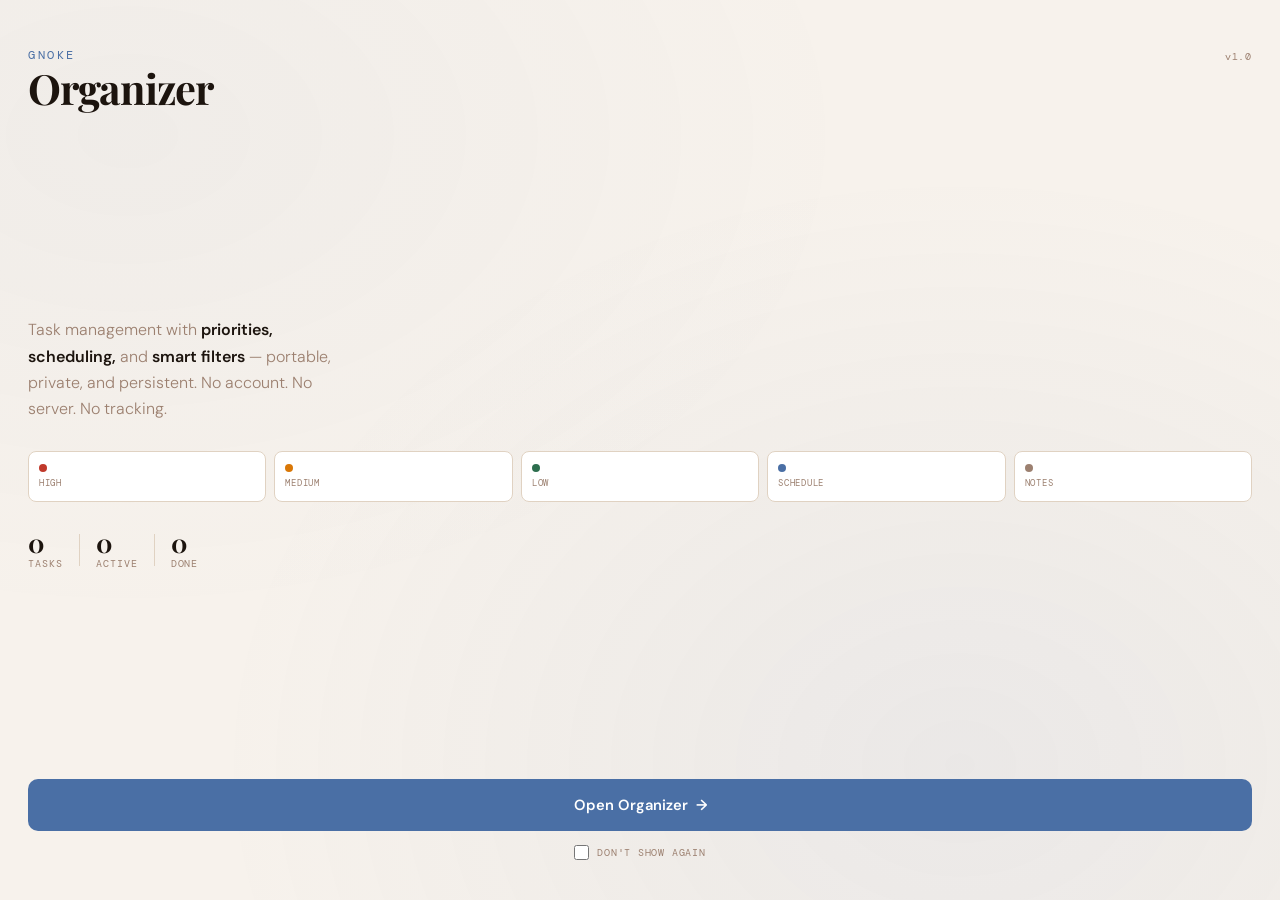
<file: index.html>
<!DOCTYPE html>
<html lang="en">
<head>
  <meta charset="UTF-8" />
  <meta name="viewport" content="width=device-width, initial-scale=1.0, viewport-fit=cover" />
  <title>Gnoke Organizer</title>

  <link rel="preconnect" href="https://fonts.googleapis.com" />
  <link rel="preconnect" href="https://fonts.gstatic.com" crossorigin />
  <link href="https://fonts.googleapis.com/css2?family=DM+Mono:wght@400;500&family=Playfair+Display:wght@700&family=DM+Sans:wght@300;400;600&display=swap" rel="stylesheet" />

  <link rel="icon"             type="image/png" href="global.png" />
  <link rel="apple-touch-icon" href="global.png" />
  <link rel="manifest"         href="manifest.json" />

  <script>if ('serviceWorker' in navigator) navigator.serviceWorker.register('sw.js');</script>

  <style>
    *, *::before, *::after { box-sizing: border-box; margin: 0; padding: 0; }
    :root {
      --bg:       #f7f2ec;
      --text:     #1c140e;
      --text2:    #4a3728;
      --muted:    #9c8070;
      --accent:   #4a6fa5;
      --accent-dk:#3a5a8f;
      --accent-lt:#eaf0f8;
      --border:   #e0d2c2;
      --surface:  #ffffff;

      --pri-high:    #c0392b;
      --pri-high-lt: #fdf0ef;
      --pri-med:     #d97706;
      --pri-med-lt:  #fef3e2;
      --pri-low:     #2d6e4e;
      --pri-low-lt:  #dff2ea;

      --font-sans:    'DM Sans', system-ui, sans-serif;
      --font-mono:    'DM Mono', monospace;
      --font-display: 'Playfair Display', serif;
    }

    html, body {
      width: 100%; height: 100dvh;
      background: var(--bg); color: var(--text);
      font-family: var(--font-sans);
      overflow: hidden;
      -webkit-font-smoothing: antialiased;
    }

    /* Background radial blobs */
    .bg-layer {
      position: fixed; inset: 0; z-index: 0; pointer-events: none;
      background:
        radial-gradient(ellipse at 75% 85%, color-mix(in srgb, var(--accent) 7%, transparent) 0%, transparent 55%),
        radial-gradient(ellipse at 10% 15%, color-mix(in srgb, var(--accent) 4%, transparent) 0%, transparent 45%);
    }

    .page {
      position: relative; z-index: 1;
      width: 100%; height: 100dvh;
      display: flex; flex-direction: column;
      justify-content: space-between;
      padding: 48px 28px 40px;
    }

    .version {
      position: absolute; top: 50px; right: 28px;
      font-family: var(--font-mono); font-size: .62rem;
      letter-spacing: .08em; color: var(--muted);
      opacity: 0; animation: up .5s ease .05s forwards;
    }

    /* ── Top: brand ── */
    .top {
      display: flex; flex-direction: column; gap: 4px;
      opacity: 0; animation: up .5s ease .1s forwards;
    }
    .gnoke-label {
      font-family: var(--font-mono); font-size: .72rem;
      letter-spacing: .22em; text-transform: uppercase; color: var(--accent);
    }
    .app-name {
      font-family: var(--font-display); font-size: 2.6rem;
      font-weight: 700; letter-spacing: -.03em; line-height: 1; color: var(--text);
    }

    /* ── Mid: description + pillars ── */
    .mid {
      display: flex; flex-direction: column; gap: 28px;
      opacity: 0; animation: up .5s ease .25s forwards;
    }
    .desc {
      font-size: 1rem; font-weight: 300; color: var(--muted);
      line-height: 1.65; max-width: 320px;
    }
    .desc strong { color: var(--text); font-weight: 600; }

    .pillars { display: flex; gap: 8px; }
    .pillar {
      flex: 1; background: var(--surface);
      border: 1px solid var(--border); border-radius: 8px;
      padding: 12px 10px;
      display: flex; flex-direction: column; gap: 5px;
    }
    .pillar-dot {
      width: 8px; height: 8px; border-radius: 50%; flex-shrink: 0;
    }
    .pillar-dot.high { background: var(--pri-high); }
    .pillar-dot.med  { background: var(--pri-med);  }
    .pillar-dot.low  { background: var(--pri-low);  }
    .pillar-dot.date { background: var(--accent);   }
    .pillar-dot.note { background: var(--muted);    }
    .pillar-label {
      font-family: var(--font-mono); font-size: .58rem;
      letter-spacing: .08em; text-transform: uppercase; color: var(--muted);
    }

    /* Stats row */
    .stats-row {
      display: flex; gap: 16px;
    }
    .stat {
      display: flex; flex-direction: column; gap: 2px;
    }
    .stat-val {
      font-family: var(--font-display); font-size: 1.6rem;
      font-weight: 700; color: var(--text); line-height: 1;
    }
    .stat-key {
      font-family: var(--font-mono); font-size: .6rem;
      letter-spacing: .1em; text-transform: uppercase; color: var(--muted);
    }
    .stat-divider {
      width: 1px; background: var(--border); align-self: stretch; margin: 4px 0;
    }

    /* ── Bottom: CTA ── */
    .bottom {
      display: flex; flex-direction: column; gap: 14px;
      opacity: 0; animation: up .5s ease .4s forwards;
    }
    .enter-btn {
      display: flex; align-items: center; justify-content: center; gap: 8px;
      width: 100%; padding: 16px;
      background: var(--accent); color: #fff;
      font-family: var(--font-sans); font-size: .92rem; font-weight: 600;
      border: none; border-radius: 10px; cursor: pointer;
      text-decoration: none;
      transition: background .15s, transform .15s, opacity .15s;
    }
    .enter-btn:hover  { background: var(--accent-dk); }
    .enter-btn:active { opacity: .88; transform: scale(.98); }
    .arrow { transition: transform .2s; display: inline-block; }
    .enter-btn:hover .arrow { transform: translateX(4px); }

    .skip-row {
      display: flex; align-items: center;
      justify-content: center; gap: 8px;
    }
    .skip-row input { width: 15px; height: 15px; accent-color: var(--accent); cursor: pointer; }
    .skip-row label {
      font-family: var(--font-mono); font-size: .62rem;
      letter-spacing: .08em; text-transform: uppercase;
      color: var(--muted); cursor: pointer; user-select: none;
    }

    /* Transitions */
    body.out { animation: fadeOut .28s ease forwards; }
    @keyframes fadeOut { to { opacity: 0; } }
    @keyframes up {
      from { opacity: 0; transform: translateY(12px); }
      to   { opacity: 1; transform: translateY(0); }
    }
  </style>
</head>
<body>

<div class="bg-layer"></div>
<span class="version">v1.0</span>

<div class="page">

  <!-- Brand -->
  <div class="top">
    <span class="gnoke-label">Gnoke</span>
    <span class="app-name">Organizer</span>
  </div>

  <!-- Description + feature pills + stats -->
  <div class="mid">
    <p class="desc">
      Task management with <strong>priorities, scheduling,</strong> and
      <strong>smart filters</strong> — portable, private, and persistent.
      No account. No server. No tracking.
    </p>

    <div class="pillars">
      <div class="pillar">
        <span class="pillar-dot high"></span>
        <span class="pillar-label">High</span>
      </div>
      <div class="pillar">
        <span class="pillar-dot med"></span>
        <span class="pillar-label">Medium</span>
      </div>
      <div class="pillar">
        <span class="pillar-dot low"></span>
        <span class="pillar-label">Low</span>
      </div>
      <div class="pillar">
        <span class="pillar-dot date"></span>
        <span class="pillar-label">Schedule</span>
      </div>
      <div class="pillar">
        <span class="pillar-dot note"></span>
        <span class="pillar-label">Notes</span>
      </div>
    </div>

    <div class="stats-row">
      <div class="stat">
        <span class="stat-val" id="stat-total">—</span>
        <span class="stat-key">Tasks</span>
      </div>
      <div class="stat-divider"></div>
      <div class="stat">
        <span class="stat-val" id="stat-active">—</span>
        <span class="stat-key">Active</span>
      </div>
      <div class="stat-divider"></div>
      <div class="stat">
        <span class="stat-val" id="stat-done">—</span>
        <span class="stat-key">Done</span>
      </div>
    </div>
  </div>

  <!-- CTA -->
  <div class="bottom">
    <a class="enter-btn" href="main/" onclick="go(event)">
      Open Organizer <span class="arrow">→</span>
    </a>
    <div class="skip-row">
      <input type="checkbox" id="skip" />
      <label for="skip">Don't show again</label>
    </div>
  </div>

</div>

<script>
  const KEY = 'gnoke_organizer_skip_intro';
  if (localStorage.getItem(KEY) === '1') window.location.replace('main/');

  /* Load live task stats from localStorage */
  (function () {
    try {
      const raw   = localStorage.getItem('gnoke_organizer_tasks');
      const tasks = raw ? JSON.parse(raw) : [];
      const total  = tasks.length;
      const done   = tasks.filter(t => t.done).length;
      const active = total - done;
      document.getElementById('stat-total').textContent  = total;
      document.getElementById('stat-active').textContent = active;
      document.getElementById('stat-done').textContent   = done;
    } catch (_) {
      ['stat-total','stat-active','stat-done'].forEach(id => {
        document.getElementById(id).textContent = '0';
      });
    }
  })();

  function go(e) {
    e.preventDefault();
    if (document.getElementById('skip').checked) localStorage.setItem(KEY, '1');
    document.body.classList.add('out');
    setTimeout(() => window.location.href = 'main/', 280);
  }
</script>
</body>
</html>
</file>
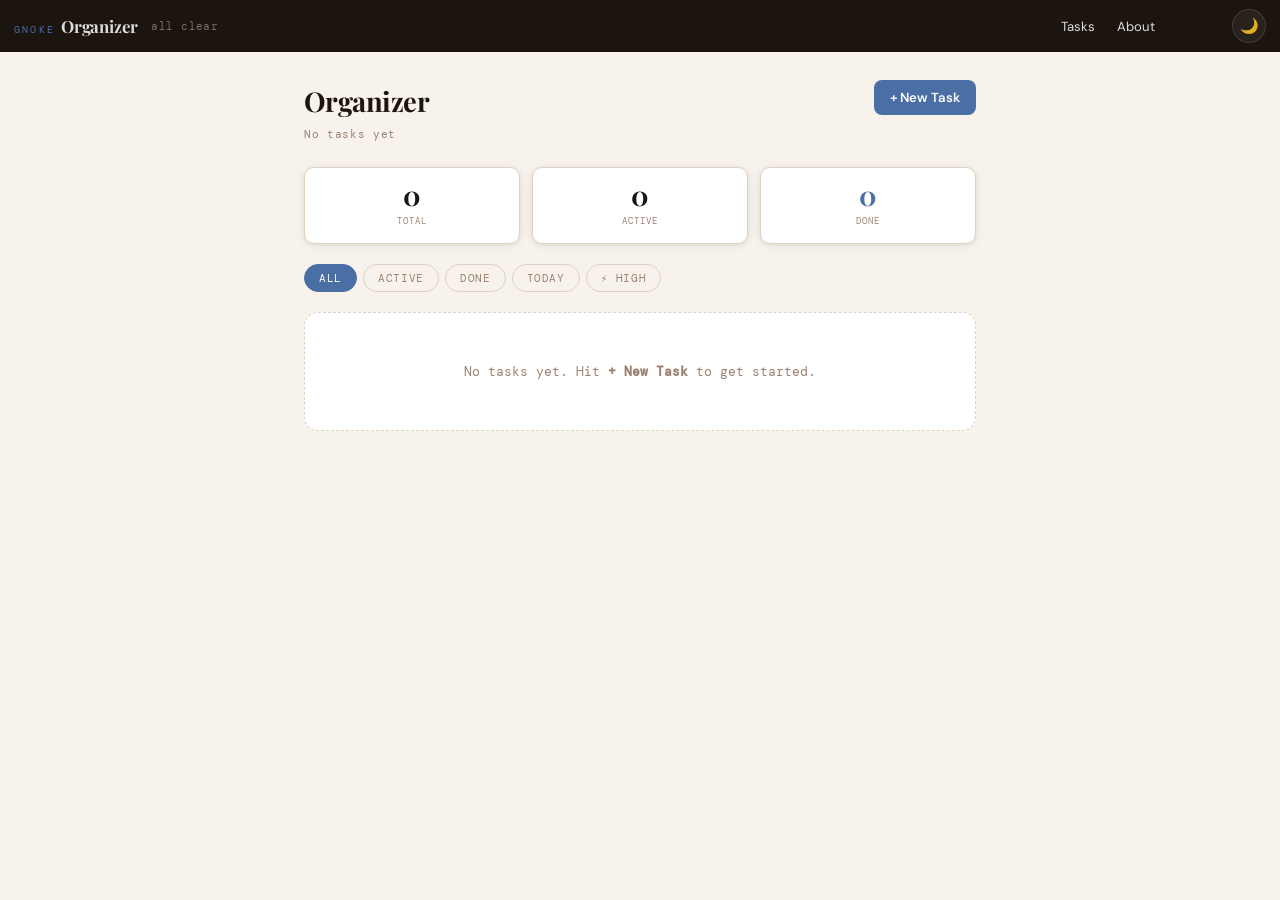
<file: main/index.html>
<!DOCTYPE html>
<html lang="en">
<head>
  <meta charset="UTF-8" />
  <meta name="viewport" content="width=device-width, initial-scale=1.0, viewport-fit=cover" />
  <title>Gnoke Organizer</title>

  <link rel="preconnect" href="https://fonts.googleapis.com" />
  <link rel="preconnect" href="https://fonts.gstatic.com" crossorigin />
  <link href="https://fonts.googleapis.com/css2?family=DM+Mono:wght@400;500&family=Playfair+Display:wght@600;700&family=DM+Sans:wght@300;400;500;600&display=swap" rel="stylesheet" />

  <link rel="stylesheet"       href="../style.css" />
  <link rel="icon"             type="image/png" href="../global.png" />
  <link rel="apple-touch-icon" href="../global.png" />
  <link rel="manifest"         href="../manifest.json" />

  <!-- Anti-FOUC: apply saved theme before first paint -->
  <script>
    (function () {
      var t = localStorage.getItem('gnoke_organizer_theme');
      if (t) document.documentElement.setAttribute('data-theme', t);
    })();
  </script>

  <script>
    if ('serviceWorker' in navigator) {
      navigator.serviceWorker.register('../sw.js');
    }
  </script>

  <style>
    /* ── App-specific styles — Gnoke Organizer ── */

    /* Stats bar */
    .stats-bar {
      display: flex; gap: 12px; margin-bottom: 20px;
    }
    .stat-card {
      flex: 1; background: var(--surface); border: 1px solid var(--border);
      border-radius: var(--radius); padding: 14px 12px;
      text-align: center; box-shadow: var(--shadow);
    }
    .stat-val {
      display: block; font-family: var(--font-display);
      font-size: 1.7rem; font-weight: 700; color: var(--text);
      line-height: 1;
    }
    .stat-val.accent { color: var(--accent); }
    .stat-label {
      display: block; font-family: var(--font-mono);
      font-size: .58rem; letter-spacing: .1em;
      text-transform: uppercase; color: var(--muted);
      margin-top: 5px;
    }

    /* Filter tabs */
    .filter-row {
      display: flex; gap: 6px; flex-wrap: wrap; margin-bottom: 20px;
    }
    .filter-btn {
      padding: 6px 14px; border-radius: 20px;
      border: 1.5px solid var(--border);
      background: transparent; color: var(--muted);
      font-family: var(--font-mono); font-size: .68rem;
      letter-spacing: .06em; text-transform: uppercase;
      cursor: pointer;
      transition: all var(--transition);
    }
    .filter-btn:hover { border-color: var(--accent); color: var(--accent); }
    .filter-btn--active {
      background: var(--accent); color: #fff;
      border-color: var(--accent);
    }

    /* Task list */
    #task-list { display: flex; flex-direction: column; gap: 10px; }

    .task-empty {
      text-align: center; padding: 48px 20px;
      font-family: var(--font-mono); font-size: .8rem;
      color: var(--muted); line-height: 1.7;
      background: var(--surface); border: 1px dashed var(--border);
      border-radius: var(--radius-lg);
    }

    /* Task card */
    .task-card {
      display: flex; gap: 14px; align-items: flex-start;
      background: var(--surface); border: 1px solid var(--border);
      border-radius: var(--radius-lg); padding: 16px;
      box-shadow: var(--shadow);
      transition: border-color var(--transition), box-shadow var(--transition);
      animation: fadeUp .18s ease forwards;
    }
    .task-card:hover { border-color: var(--border2); box-shadow: var(--shadow-lg); }
    .task-card--done { opacity: .62; }
    .task-card--done:hover { opacity: .8; }

    /* Checkbox */
    .task-check {
      flex-shrink: 0; width: 22px; height: 22px;
      border-radius: 6px; border: 2px solid var(--border2);
      background: transparent; cursor: pointer;
      display: flex; align-items: center; justify-content: center;
      font-size: .78rem; font-weight: 700; color: #fff;
      margin-top: 2px;
      transition: background var(--transition), border-color var(--transition);
    }
    .task-check:hover { border-color: var(--accent); }
    .task-check--done {
      background: var(--accent); border-color: var(--accent);
    }

    /* Task body */
    .task-body { flex: 1; min-width: 0; }

    .task-top {
      display: flex; align-items: flex-start;
      justify-content: space-between; gap: 10px;
      margin-bottom: 6px;
    }
    .task-title {
      font-size: .92rem; font-weight: 600; color: var(--text);
      line-height: 1.4; flex: 1; word-break: break-word;
    }
    .task-card--done .task-title {
      text-decoration: line-through; color: var(--muted);
    }

    /* Priority badge */
    .pri-badge {
      flex-shrink: 0;
      font-family: var(--font-mono);
      font-size: .58rem; letter-spacing: .08em;
      text-transform: uppercase; font-weight: 500;
      padding: 2px 8px; border-radius: 20px;
    }
    .pri-badge--high   { background: var(--pri-high-lt); color: var(--pri-high); }
    .pri-badge--medium { background: var(--pri-med-lt);  color: var(--pri-med);  }
    .pri-badge--low    { background: var(--pri-low-lt);  color: var(--pri-low);  }

    .task-notes {
      font-size: .8rem; color: var(--muted); line-height: 1.55;
      margin-bottom: 8px; word-break: break-word;
    }

    .task-meta {
      display: flex; flex-wrap: wrap; gap: 12px;
      font-family: var(--font-mono);
      font-size: .66rem; color: var(--muted);
      margin-bottom: 10px;
    }

    .task-actions {
      display: flex; gap: 6px; margin-top: 8px;
    }
    .btn-del {
      background: transparent; color: var(--muted);
      border: 1px solid var(--border);
    }
    .btn-del:hover { background: var(--red-lt); color: var(--red); border-color: var(--red); }

    /* Priority selector in modals */
    .pri-row {
      display: flex; gap: 8px; margin-top: 4px;
    }
    .pri-btn {
      flex: 1; padding: 9px 8px; border-radius: 8px;
      border: 1.5px solid var(--border);
      background: transparent; cursor: pointer;
      font-size: .78rem; font-weight: 500; color: var(--muted);
      display: flex; align-items: center; justify-content: center; gap: 6px;
      transition: all var(--transition);
    }
    .pri-btn:hover { border-color: var(--border2); color: var(--text); }
    .pri-btn .dot {
      width: 8px; height: 8px; border-radius: 50%; flex-shrink: 0;
    }
    .pri-btn[data-priority="high"] .dot  { background: var(--pri-high); }
    .pri-btn[data-priority="medium"] .dot { background: var(--pri-med); }
    .pri-btn[data-priority="low"] .dot   { background: var(--pri-low); }

    .pri-btn--active[data-priority="high"]   { border-color: var(--pri-high); background: var(--pri-high-lt); color: var(--pri-high); }
    .pri-btn--active[data-priority="medium"] { border-color: var(--pri-med);  background: var(--pri-med-lt);  color: var(--pri-med);  }
    .pri-btn--active[data-priority="low"]    { border-color: var(--pri-low);  background: var(--pri-low-lt);  color: var(--pri-low);  }
  </style>
</head>
<body>

<!-- Loading overlay (hidden immediately — no async DB) -->
<div id="loading-overlay" style="display:none">
  <div class="loader-dots">
    <div class="loader-dot"></div>
    <div class="loader-dot"></div>
    <div class="loader-dot"></div>
  </div>
  <span class="loader-text">Loading…</span>
</div>


<!-- ════ TOPBAR ════ -->
<div id="topbar">

  <button id="hamburger" title="Menu">&#9776;</button>

  <div id="brand">
    <span id="brand-gnoke">Gnoke</span>
    <span id="brand-app">Organizer</span>
  </div>

  <span id="context-info"></span>

  <div class="topbar-spacer"></div>

  <div class="menu-group" id="menu-group">

    <div class="menu">
      <button class="menu-btn">Tasks</button>
      <div class="menu-content">
        <button id="menu-new-task">+ New Task</button>
        <hr />
        <button id="menu-clear-completed">Clear Completed</button>
        <button class="danger-item" id="menu-clear-all">Delete All…</button>
      </div>
    </div>

    <div class="menu">
      <button class="menu-btn">About</button>
      <div class="menu-content">
        <button onclick="loadPage('about-page')">About Organizer</button>
      </div>
    </div>

  </div>

  <div id="topbar-right">
    <span id="status-chip">saved</span>
    <button class="icon-btn" id="theme-toggle" title="Toggle theme">🌙</button>
  </div>

</div>


<!-- ════ PAGES ════ -->
<main class="pages">

  <!-- MAIN PAGE -->
  <section id="main-page" class="page active">
    <div class="page-content">

      <div class="page-header">
        <div>
          <h1>Organizer</h1>
          <p class="sub" id="task-subtitle">No tasks yet</p>
        </div>
        <button class="btn btn-primary" id="btn-new-task">+ New Task</button>
      </div>

      <!-- Stats -->
      <div class="stats-bar">
        <div class="stat-card">
          <span class="stat-val" id="stat-total">0</span>
          <span class="stat-label">Total</span>
        </div>
        <div class="stat-card">
          <span class="stat-val" id="stat-active">0</span>
          <span class="stat-label">Active</span>
        </div>
        <div class="stat-card">
          <span class="stat-val accent" id="stat-done">0</span>
          <span class="stat-label">Done</span>
        </div>
      </div>

      <!-- Filters -->
      <div class="filter-row" id="filter-row">
        <button class="filter-btn filter-btn--active" data-filter="all">All</button>
        <button class="filter-btn" data-filter="active">Active</button>
        <button class="filter-btn" data-filter="completed">Done</button>
        <button class="filter-btn" data-filter="today">Today</button>
        <button class="filter-btn" data-filter="high">⚡ High</button>
      </div>

      <!-- Task list -->
      <div id="task-list"></div>

    </div>
  </section>


  <!-- ABOUT PAGE -->
  <section id="about-page" class="page">
    <div class="page-content">

      <div class="page-header">
        <div>
          <h1>About</h1>
          <p class="sub">Gnoke Organizer · v1.0</p>
        </div>
        <button class="btn btn-ghost" id="btn-check-update">🔄 Check for Updates</button>
      </div>

      <div class="card-grid">

        <div class="form-card">
          <h2 class="card-title">📋 Gnoke Organizer</h2>
          <p class="hint">
            A clean, offline-first task manager for anyone who values clarity over clutter.
            Add tasks, set priorities, schedule deadlines, and track progress — all stored
            locally on your device.<br /><br />
            Your data never leaves the device.
          </p>
        </div>

        <div class="form-card">
          <h2 class="card-title">⚙️ Under The Hood</h2>
          <table class="about-table">
            <tbody id="about-tech-table"></tbody>
          </table>
        </div>

        <div class="form-card">
          <h2 class="card-title">👤 Author</h2>
          <p class="hint">
            <strong>Edmund Sparrow</strong><br />
            Part of the <strong>Gnoke Suite</strong> — offline-first tools
            for developers, retailers, and independent builders.
          </p>
          <div style="display:flex;gap:8px;margin-top:14px;flex-wrap:wrap;">
            <a class="btn btn-outline" href="mailto:edmundsparrow@gmail.com">✉ Email</a>
            <a class="btn btn-outline" href="https://github.com/edmundsparrow" target="_blank" rel="noopener">⌥ GitHub</a>
            <a class="btn btn-outline" href="https://selar.com/showlove/edmundsparrow" target="_blank" rel="noopener">❤️ Support</a>
          </div>
        </div>

        <div class="form-card" id="update-card">
          <h2 class="card-title">🔄 Updates</h2>
          <p class="hint">
            Running <strong>v1.0</strong>.
            Click "Check for Updates" above to compare against the latest GitHub release.
          </p>
        </div>

        <div class="form-card">
          <h2 class="card-title">📜 License</h2>
          <p class="hint">
            Free and open source under the
            <strong>GNU General Public License v3.0</strong>.<br /><br />
            Use it, modify it, share it — but keep it open.
            Commercial use requires explicit permission from the author.
          </p>
          <p class="hint" style="margin-top:10px;font-family:var(--font-mono);font-size:0.68rem;color:var(--muted)">
            © 2026 Edmund Sparrow — Gnoke Suite
          </p>
        </div>

      </div>
    </div>
  </section>

</main>


<!-- ════ MODALS ════ -->

<!-- Add Task -->
<div class="modal-overlay" id="add-task-modal">
  <div class="modal">
    <div class="modal-head">
      <h3>New Task</h3>
      <button class="modal-close" onclick="UI.closeModal('add-task-modal')">✕</button>
    </div>
    <div class="modal-body" style="color:var(--text)">

      <div class="form-group">
        <label for="task-title">Title *</label>
        <input type="text" id="task-title" placeholder="What needs to be done?" autocomplete="off" />
      </div>

      <div class="form-group">
        <label for="task-notes">Notes</label>
        <textarea id="task-notes" placeholder="Add details or context…"></textarea>
      </div>

      <div class="form-row">
        <div>
          <label for="task-date">Date</label>
          <input type="date" id="task-date" />
        </div>
        <div>
          <label for="task-time">Time</label>
          <input type="time" id="task-time" />
        </div>
      </div>

      <div class="form-group">
        <label>Priority</label>
        <div class="pri-row" id="add-priority-btns">
          <button class="pri-btn" data-priority="low">
            <span class="dot"></span> Low
          </button>
          <button class="pri-btn pri-btn--active" data-priority="medium">
            <span class="dot"></span> Medium
          </button>
          <button class="pri-btn" data-priority="high">
            <span class="dot"></span> High
          </button>
        </div>
      </div>

    </div>
    <div class="modal-actions">
      <button class="btn btn-ghost" onclick="UI.closeModal('add-task-modal')">Cancel</button>
      <button class="btn btn-primary" id="btn-add-task">Add Task</button>
    </div>
  </div>
</div>

<!-- Edit Task -->
<div class="modal-overlay" id="edit-task-modal">
  <div class="modal">
    <div class="modal-head">
      <h3>Edit Task</h3>
      <button class="modal-close" onclick="UI.closeModal('edit-task-modal')">✕</button>
    </div>
    <div class="modal-body" style="color:var(--text)">

      <div class="form-group">
        <label for="edit-title">Title *</label>
        <input type="text" id="edit-title" autocomplete="off" />
      </div>

      <div class="form-group">
        <label for="edit-notes">Notes</label>
        <textarea id="edit-notes"></textarea>
      </div>

      <div class="form-row">
        <div>
          <label for="edit-date">Date</label>
          <input type="date" id="edit-date" />
        </div>
        <div>
          <label for="edit-time">Time</label>
          <input type="time" id="edit-time" />
        </div>
      </div>

      <div class="form-group">
        <label>Priority</label>
        <div class="pri-row" id="edit-priority-btns">
          <button class="pri-btn" data-priority="low">
            <span class="dot"></span> Low
          </button>
          <button class="pri-btn" data-priority="medium">
            <span class="dot"></span> Medium
          </button>
          <button class="pri-btn" data-priority="high">
            <span class="dot"></span> High
          </button>
        </div>
      </div>

    </div>
    <div class="modal-actions">
      <button class="btn btn-ghost" onclick="UI.closeModal('edit-task-modal')">Cancel</button>
      <button class="btn btn-primary" id="btn-save-edit">Save Changes</button>
    </div>
  </div>
</div>

<!-- Confirm: Delete All -->
<div class="modal-overlay" id="clear-all-modal">
  <div class="modal">
    <div class="modal-head">
      <h3>Delete All Tasks?</h3>
      <button class="modal-close" onclick="UI.closeModal('clear-all-modal')">✕</button>
    </div>
    <div class="modal-body">
      This will permanently delete every task, including completed ones.
      This cannot be undone.
    </div>
    <div class="modal-actions">
      <button class="btn btn-ghost" onclick="UI.closeModal('clear-all-modal')">Cancel</button>
      <button class="btn btn-danger" id="btn-confirm-clear-all">Delete All</button>
    </div>
  </div>
</div>


<!-- Toast -->
<div id="toast"></div>


<!-- ════ MOBILE DRAWER ════ -->
<div id="drawer-overlay"></div>

<nav id="drawer" aria-label="Mobile navigation">
  <div id="drawer-header">
    <div id="drawer-brand">
      <span id="drawer-gnoke">Gnoke</span>
      <span id="drawer-app">Organizer</span>
    </div>
    <button id="drawer-close" title="Close">✕</button>
  </div>

  <div class="drawer-section">Tasks</div>
  <button class="drawer-btn" onclick="UI.openModal('add-task-modal'); Drawer.close();">+ New Task</button>
  <button class="drawer-btn" onclick="/* handled via menu-clear-completed */ document.getElementById('menu-clear-completed').click(); Drawer.close();">Clear Completed</button>
  <button class="drawer-btn danger" onclick="document.getElementById('menu-clear-all').click(); Drawer.close();">Delete All…</button>

  <div class="drawer-section">More</div>
  <button class="drawer-btn" onclick="loadPage('about-page'); Drawer.close();">About Organizer</button>
</nav>


<!-- ════ SCRIPTS — load order mandatory ════ -->
<script src="../js/state.js"></script>
<script src="../js/theme.js"></script>
<script src="../js/ui.js"></script>
<script src="../js/update.js"></script>
<script src="../js/app.js"></script>

</body>
</html>
</file>
<file: style.css>
/* ══════════════════════════════════════════════════════════════════════════
   style.css — Gnoke Suite Design System
   Shared across all Gnoke apps. Do NOT edit structure/layout rules.
   Per-app customisation: --accent and --bg tokens ONLY (see TOKENS section).
   Copyright © 2026 Edmund Sparrow — GNU GPL v3
   ══════════════════════════════════════════════════════════════════════════ */


/* ── 1. TOKENS ──────────────────────────────────────────────────────────── */
:root {
  /* Palette */
  --bg:           #f7f2ec;
  --bg2:          #ede5d8;
  --surface:      #ffffff;
  --surface2:     #faf7f4;
  --surface3:     #f3ede5;
  --text:         #1c140e;
  --text2:        #4a3728;
  --muted:        #9c8070;
  --border:       #e0d2c2;
  --border2:      #ccbbaa;

  /* Accent — Gnoke Organizer: deep slate blue */
  --accent:       #4a6fa5;
  --accent-dk:    #3a5a8f;
  --accent-lt:    #eaf0f8;
  --accent-txt:   #1e3050;
  --accent-dim:   color-mix(in srgb, var(--accent) 10%, transparent);

  /* Status colours — keep consistent */
  --green:        #2d6e4e;
  --green-lt:     #dff2ea;
  --red:          #b83030;
  --red-lt:       #fde8e8;
  --danger:       #dc2626;

  /* Priority colours */
  --pri-high:     #c0392b;
  --pri-high-lt:  #fdf0ef;
  --pri-med:      #d97706;
  --pri-med-lt:   #fef3e2;
  --pri-low:      #2d6e4e;
  --pri-low-lt:   #dff2ea;

  /* Topbar — consistent across all Gnoke apps */
  --topbar-bg:    #1c140e;
  --topbar-txt:   rgba(255, 255, 255, 0.85);
  --topbar-h:     52px;

  /* Typography */
  --font-sans:    'DM Sans', system-ui, sans-serif;
  --font-mono:    'DM Mono', monospace;
  --font-display: 'Playfair Display', serif;

  /* Spacing & shape */
  --radius:       10px;
  --radius-lg:    14px;
  --shadow:       0 1px 4px rgba(28,20,14,.08), 0 2px 12px rgba(28,20,14,.05);
  --shadow-lg:    0 4px 24px rgba(28,20,14,.14);
  --transition:   0.18s ease;
}

/* ── Dark theme ── */
[data-theme="dark"] {
  --bg:       #18120c;
  --bg2:      #201710;
  --surface:  #241a12;
  --surface2: #2e2018;
  --surface3: #38271a;
  --text:     #f0e8de;
  --text2:    #c8b09a;
  --muted:    #7a6a5a;
  --border:   #2e2218;
  --border2:  #3e3020;
  --pri-high-lt:  #2d1515;
  --pri-med-lt:   #2d1f0a;
  --pri-low-lt:   #0f2a1e;
  --accent-lt:    #1a2535;
}


/* ── 2. RESET ───────────────────────────────────────────────────────────── */
*, *::before, *::after { box-sizing: border-box; margin: 0; padding: 0; }
html { scroll-behavior: smooth; overflow-x: hidden; }
body {
  font-family: var(--font-sans);
  background: var(--bg); color: var(--text);
  line-height: 1.55; min-height: 100dvh;
  -webkit-font-smoothing: antialiased;
  overflow: hidden; display: flex; flex-direction: column;
}
a { text-decoration: none; color: inherit; }
input, select, textarea, button { font-family: var(--font-sans); font-size: inherit; }


/* ── 3. LOADING OVERLAY ─────────────────────────────────────────────────── */
#loading-overlay {
  position: fixed; inset: 0;
  background: var(--bg);
  display: flex; align-items: center; justify-content: center;
  flex-direction: column; gap: 16px;
  z-index: 999;
}
.loader-dots { display: flex; gap: 6px; }
.loader-dot {
  width: 9px; height: 9px; border-radius: 50%;
  background: var(--accent);
  animation: blink 1.2s infinite;
}
.loader-dot:nth-child(2) { animation-delay: .2s; }
.loader-dot:nth-child(3) { animation-delay: .4s; }
@keyframes blink {
  0%, 80%, 100% { opacity: .2; transform: scale(.8); }
  40%           { opacity: 1;  transform: scale(1);  }
}
.loader-text {
  font-family: var(--font-mono);
  font-size: .7rem; letter-spacing: .12em;
  text-transform: uppercase; color: var(--muted);
}


/* ── 4. TOPBAR ──────────────────────────────────────────────────────────── */
#topbar {
  height: var(--topbar-h);
  background: var(--topbar-bg);
  display: flex; align-items: center;
  gap: 10px; padding: 0 14px;
  flex-shrink: 0; z-index: 100;
}

#hamburger {
  width: 34px; height: 34px; border-radius: 50%;
  border: 1px solid rgba(255,255,255,.12);
  background: transparent; color: var(--topbar-txt);
  font-size: 16px; cursor: pointer;
  display: none; align-items: center; justify-content: center;
}

#brand { display: flex; align-items: baseline; gap: 6px; text-decoration: none; flex-shrink: 0; }
#brand-gnoke {
  font-family: var(--font-mono);
  font-size: .62rem; letter-spacing: .22em;
  text-transform: uppercase; color: var(--accent);
}
#brand-app {
  font-family: var(--font-display);
  font-size: 1.05rem; font-weight: 700;
  color: var(--topbar-txt); letter-spacing: -.01em;
}

#context-info {
  font-family: var(--font-mono);
  font-size: .68rem; letter-spacing: .04em;
  color: rgba(255,255,255,.4); margin-left: 4px;
}

.topbar-spacer { flex: 1; }

.menu-group { display: flex; gap: 2px; }
.menu { position: relative; }
.menu-btn {
  background: transparent; border: none;
  color: var(--topbar-txt); font-family: var(--font-sans);
  font-size: .82rem; padding: 6px 10px;
  cursor: pointer; border-radius: 5px;
  transition: background var(--transition);
}
.menu-btn:hover { background: rgba(255,255,255,.08); }
.menu-content {
  display: none; position: absolute; top: calc(100% + 6px); left: 0;
  background: var(--surface); border: 1px solid var(--border);
  border-radius: 8px; min-width: 160px;
  box-shadow: 0 8px 24px rgba(0,0,0,.12);
  padding: 4px; z-index: 200;
}
.menu:hover .menu-content,
.menu:focus-within .menu-content { display: flex; flex-direction: column; }
.menu-content button, .menu-content a {
  background: none; border: none; text-align: left;
  padding: 8px 12px; font-family: var(--font-sans);
  font-size: .82rem; color: var(--text);
  cursor: pointer; border-radius: 5px;
  text-decoration: none; display: block;
  transition: background var(--transition);
}
.menu-content button:hover, .menu-content a:hover { background: var(--accent-dim); }
.menu-content hr { border: none; border-top: 1px solid var(--border); margin: 4px 0; }
.menu-content .danger-item { color: var(--danger); }

#topbar-right { display: flex; align-items: center; gap: 6px; flex-shrink: 0; }

#status-chip {
  font-family: var(--font-mono);
  font-size: .6rem; letter-spacing: .1em; text-transform: uppercase;
  background: rgba(255,255,255,.08); color: rgba(255,255,255,.4);
  padding: 3px 8px; border-radius: 20px;
  opacity: 0; transition: opacity .3s; pointer-events: none;
}
#status-chip.show { opacity: 1; }

.icon-btn {
  width: 34px; height: 34px; border-radius: 50%;
  border: 1px solid rgba(255,255,255,.12);
  background: rgba(255,255,255,.06);
  color: var(--topbar-txt); cursor: pointer; font-size: 15px;
  display: flex; align-items: center; justify-content: center;
  transition: border-color var(--transition), background var(--transition);
}
.icon-btn:hover { border-color: var(--accent); background: var(--accent-dim); }


/* ── 5. PAGES ────────────────────────────────────────────────────────────── */
.pages { flex: 1; overflow: hidden; position: relative; }
.page  { position: absolute; inset: 0; overflow-y: auto; display: none; }
.page.active { display: block; animation: fadeUp .22s ease forwards; }

@keyframes fadeUp {
  from { opacity: 0; transform: translateY(8px); }
  to   { opacity: 1; transform: translateY(0); }
}

.page-content {
  max-width: 720px; margin: 0 auto;
  padding: 28px 24px 60px;
}

.page-header {
  display: flex; align-items: flex-start;
  justify-content: space-between; gap: 16px;
  margin-bottom: 24px; flex-wrap: wrap;
}
.page-header h1 {
  font-family: var(--font-display);
  font-size: 1.7rem; font-weight: 700;
  color: var(--text); letter-spacing: -.02em;
}
.page-header .sub {
  font-family: var(--font-mono);
  font-size: .68rem; letter-spacing: .06em;
  color: var(--muted); margin-top: 4px;
}


/* ── 6. CARDS ────────────────────────────────────────────────────────────── */
.card-grid {
  display: grid;
  grid-template-columns: repeat(auto-fit, minmax(280px, 1fr));
  gap: 16px;
}
.form-card {
  background: var(--surface); border: 1px solid var(--border);
  border-radius: var(--radius-lg); padding: 20px;
  box-shadow: var(--shadow);
}
.card-title {
  font-family: var(--font-display);
  font-size: 1rem; font-weight: 600; color: var(--text);
  margin-bottom: 14px; padding-bottom: 10px;
  border-bottom: 1px solid var(--border);
}
.hint { font-size: .82rem; font-weight: 300; color: var(--muted); line-height: 1.65; }
.hint strong { color: var(--text); font-weight: 600; }


/* ── 7. BUTTONS ──────────────────────────────────────────────────────────── */
.btn {
  padding: 9px 16px; border-radius: 8px; border: none;
  font-family: var(--font-sans); font-size: .82rem; font-weight: 600;
  cursor: pointer; display: inline-flex; align-items: center; gap: 6px;
  transition: opacity var(--transition), transform var(--transition), background var(--transition);
  white-space: nowrap;
}
.btn:active { opacity: .85; transform: scale(.98); }

.btn-primary { background: var(--accent); color: #fff; }
.btn-primary:hover { background: var(--accent-dk); }

.btn-ghost   { background: transparent; color: var(--text); border: 1px solid var(--border); }
.btn-ghost:hover { border-color: var(--accent); color: var(--accent); }

.btn-danger  { background: var(--danger); color: #fff; }
.btn-outline { background: transparent; color: var(--accent); border: 1.5px solid var(--accent); }
.btn-outline:hover { background: var(--accent-lt); }

.btn-sm { padding: 6px 12px; font-size: .76rem; }


/* ── 8. FORM ELEMENTS ────────────────────────────────────────────────────── */
label {
  display: block; font-family: var(--font-mono);
  font-size: .68rem; font-weight: 500; letter-spacing: .08em;
  text-transform: uppercase; color: var(--text2); margin-bottom: 5px;
}
input[type="text"],
input[type="number"],
input[type="date"],
input[type="time"],
input[type="email"],
textarea,
select {
  width: 100%; padding: 8px 12px;
  border: 1.5px solid var(--border); border-radius: 8px;
  background: var(--surface); color: var(--text);
  font-size: .88rem; font-family: var(--font-sans);
  transition: border-color var(--transition), box-shadow var(--transition);
}
input:focus, textarea:focus, select:focus {
  outline: none;
  border-color: var(--accent);
  box-shadow: 0 0 0 3px var(--accent-lt);
}
textarea { resize: vertical; min-height: 72px; }


/* ── 9. TABLES ───────────────────────────────────────────────────────────── */
.table-wrap { overflow-x: auto; }
table { width: 100%; border-collapse: collapse; font-size: .875rem; }
th, td { padding: 10px 14px; border-bottom: 1px solid var(--border); text-align: left; }
th {
  background: var(--surface2);
  font-family: var(--font-mono); font-size: .62rem;
  letter-spacing: .1em; text-transform: uppercase;
  color: var(--muted); font-weight: 500;
}
th.num, td.num { text-align: right; }
tr:last-child td { border-bottom: none; }
tr:hover td { background: var(--surface2); }
.empty-cell { text-align: center; color: var(--muted); padding: 2.5rem; }

.about-table { width: 100%; border-collapse: collapse; font-size: .8rem; }
.about-table td {
  padding: 7px 0; border-bottom: 1px solid var(--border); color: var(--muted);
}
.about-table td:first-child {
  font-family: var(--font-mono); font-size: .72rem;
  color: var(--text); width: 40%;
}
.about-table tr:last-child td { border-bottom: none; }


/* ── 10. MODALS ──────────────────────────────────────────────────────────── */
.modal-overlay {
  position: fixed; inset: 0; z-index: 300;
  background: rgba(0,0,0,.4);
  display: none; align-items: center; justify-content: center;
  padding: 20px;
}
.modal-overlay.show { display: flex; }
.modal {
  background: var(--surface); border: 1px solid var(--border);
  border-radius: var(--radius-lg); width: 100%; max-width: 460px;
  padding: 20px; box-shadow: 0 16px 48px rgba(0,0,0,.18);
  max-height: 90dvh; overflow-y: auto;
}
.modal-head {
  display: flex; align-items: center;
  justify-content: space-between; margin-bottom: 14px;
}
.modal-head h3 { font-size: .95rem; font-weight: 600; }
.modal-close {
  background: none; border: none; font-size: 1rem;
  cursor: pointer; color: var(--muted); padding: 2px 6px; border-radius: 4px;
}
.modal-close:hover { color: var(--text); }
.modal-body { font-size: .84rem; color: var(--muted); line-height: 1.6; margin-bottom: 14px; }
.modal-actions { display: flex; justify-content: flex-end; gap: 8px; margin-top: 14px; }

.form-group { margin-bottom: 14px; }
.form-row { display: grid; grid-template-columns: 1fr 1fr; gap: 12px; margin-bottom: 14px; }


/* ── 11. TOAST ───────────────────────────────────────────────────────────── */
#toast {
  position: fixed; bottom: 28px; left: 50%;
  transform: translateX(-50%) translateY(12px);
  background: var(--text); color: var(--bg);
  font-family: var(--font-mono); font-size: .72rem; letter-spacing: .04em;
  padding: 10px 18px; border-radius: 24px;
  opacity: 0; pointer-events: none;
  transition: opacity .2s, transform .2s;
  white-space: nowrap; z-index: 999;
}
#toast.show { opacity: 1; transform: translateX(-50%) translateY(0); }
#toast.err  { background: var(--danger); color: #fff; }
#toast.ok   { background: var(--green);  color: #fff; }


/* ── 12. MOBILE DRAWER ───────────────────────────────────────────────────── */
#drawer-overlay {
  display: none; position: fixed; inset: 0;
  background: rgba(0,0,0,.45); z-index: 150;
}
#drawer-overlay.open { display: block; }

#drawer {
  position: fixed; top: 0; left: 0; bottom: 0;
  width: 270px; background: var(--topbar-bg); z-index: 160;
  transform: translateX(-100%); transition: transform .28s ease;
  display: flex; flex-direction: column; overflow-y: auto;
}
#drawer.open { transform: translateX(0); }

#drawer-header {
  display: flex; align-items: center; justify-content: space-between;
  padding: 16px 16px 12px;
  border-bottom: 1px solid rgba(255,255,255,.08);
}
#drawer-brand { display: flex; align-items: baseline; gap: 6px; }
#drawer-gnoke {
  font-family: var(--font-mono); font-size: .62rem;
  letter-spacing: .22em; text-transform: uppercase; color: var(--accent);
}
#drawer-app {
  font-family: var(--font-display);
  font-size: 1rem; font-weight: 700; color: rgba(255,255,255,.9);
}
#drawer-close {
  background: none; border: none;
  color: rgba(255,255,255,.5); font-size: 1rem; cursor: pointer; padding: 4px 8px;
}
.drawer-section {
  font-family: var(--font-mono); font-size: .58rem; letter-spacing: .14em;
  text-transform: uppercase; color: rgba(255,255,255,.3); padding: 16px 16px 6px;
}
.drawer-btn {
  background: none; border: none; text-align: left; width: 100%;
  padding: 10px 16px; font-family: var(--font-sans); font-size: .86rem;
  color: rgba(255,255,255,.8); cursor: pointer;
  transition: background var(--transition), color var(--transition);
}
.drawer-btn:hover { background: rgba(255,255,255,.06); color: #fff; }
.drawer-btn.danger { color: #f87171; }


/* ── 13. RESPONSIVE ──────────────────────────────────────────────────────── */
@media (max-width: 640px) {
  #hamburger    { display: flex; }
  .menu-group   { display: none; }
  #context-info { display: none; }
  .page-content { padding: 18px 14px 60px; }
  .card-grid    { grid-template-columns: 1fr; }
  .page-header h1 { font-size: 1.4rem; }
  .form-row { grid-template-columns: 1fr; }
}

@media (min-width: 641px) {
  #hamburger { display: none; }
  #drawer, #drawer-overlay { display: none !important; }
}

/* ── PWA safe-area ── */
@media (display-mode: standalone) {
  #topbar { padding-top: env(safe-area-inset-top); height: calc(var(--topbar-h) + env(safe-area-inset-top)); }
}
</file>
